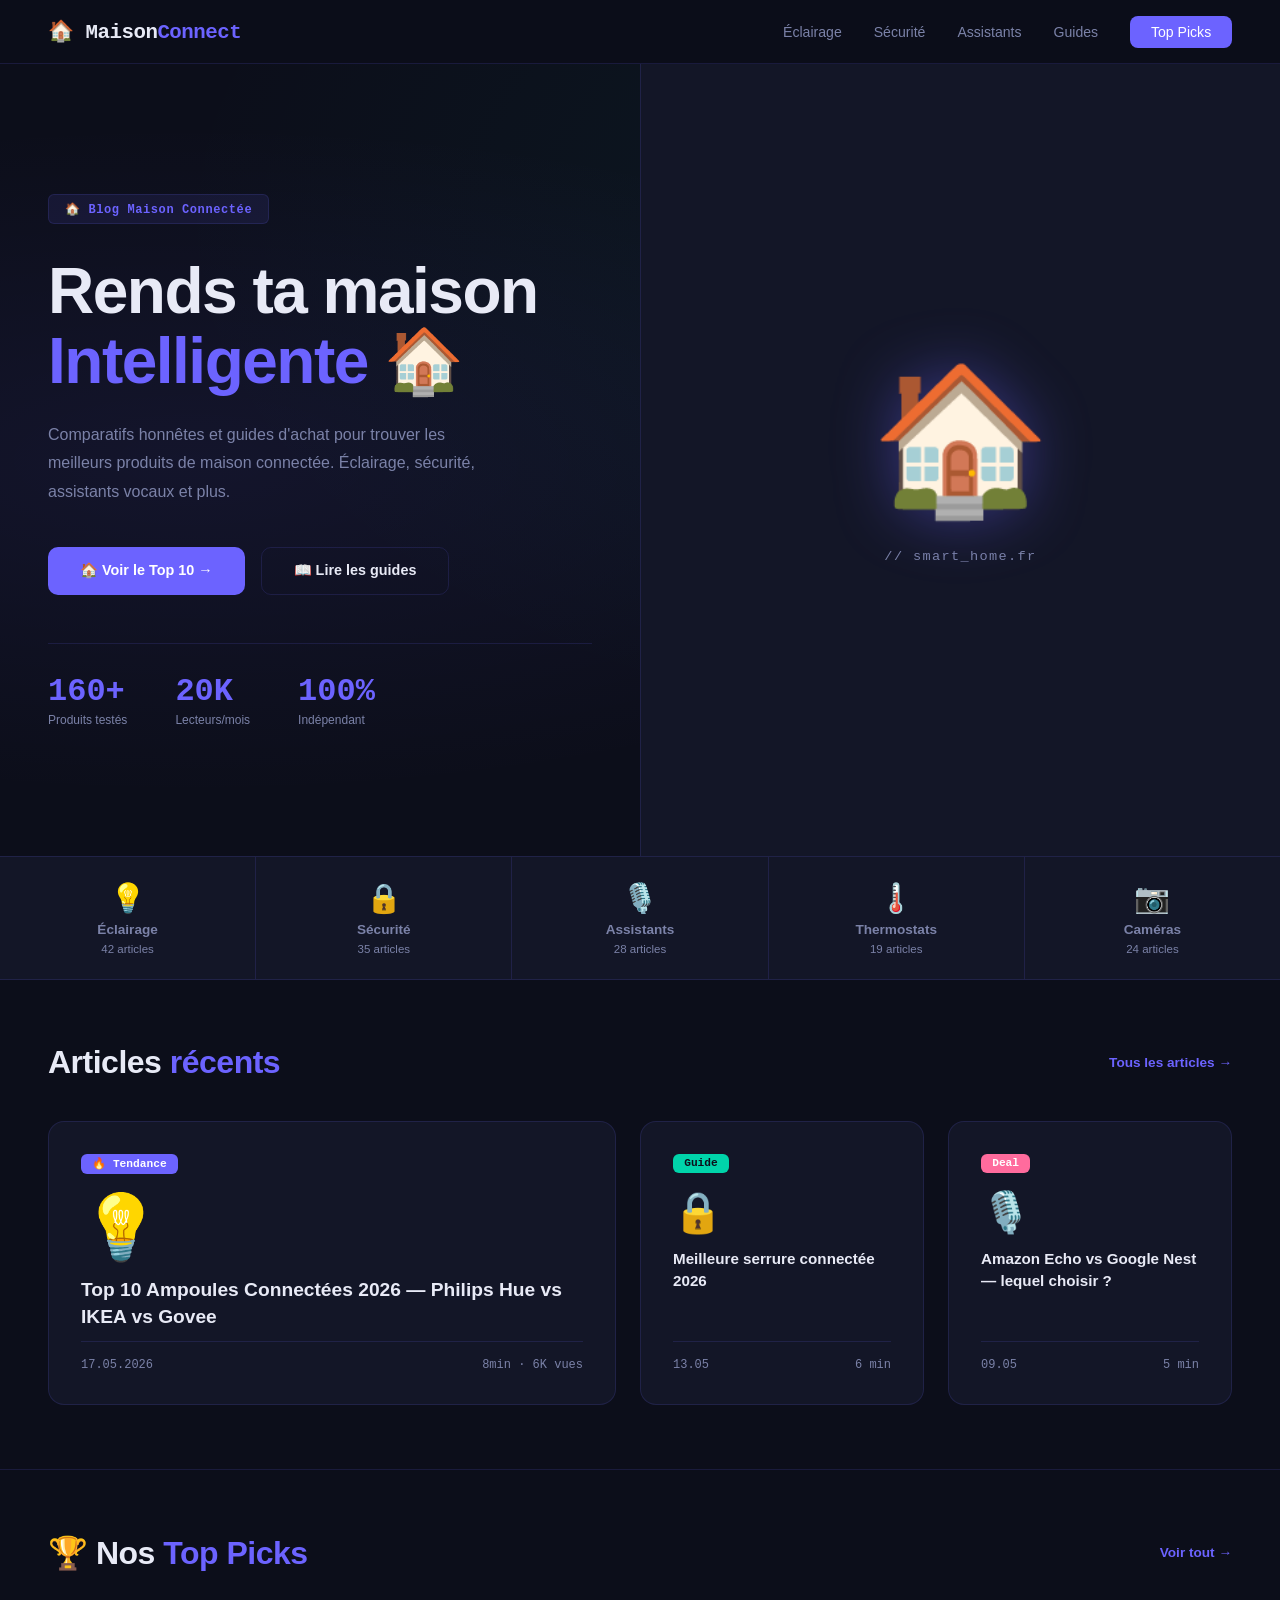
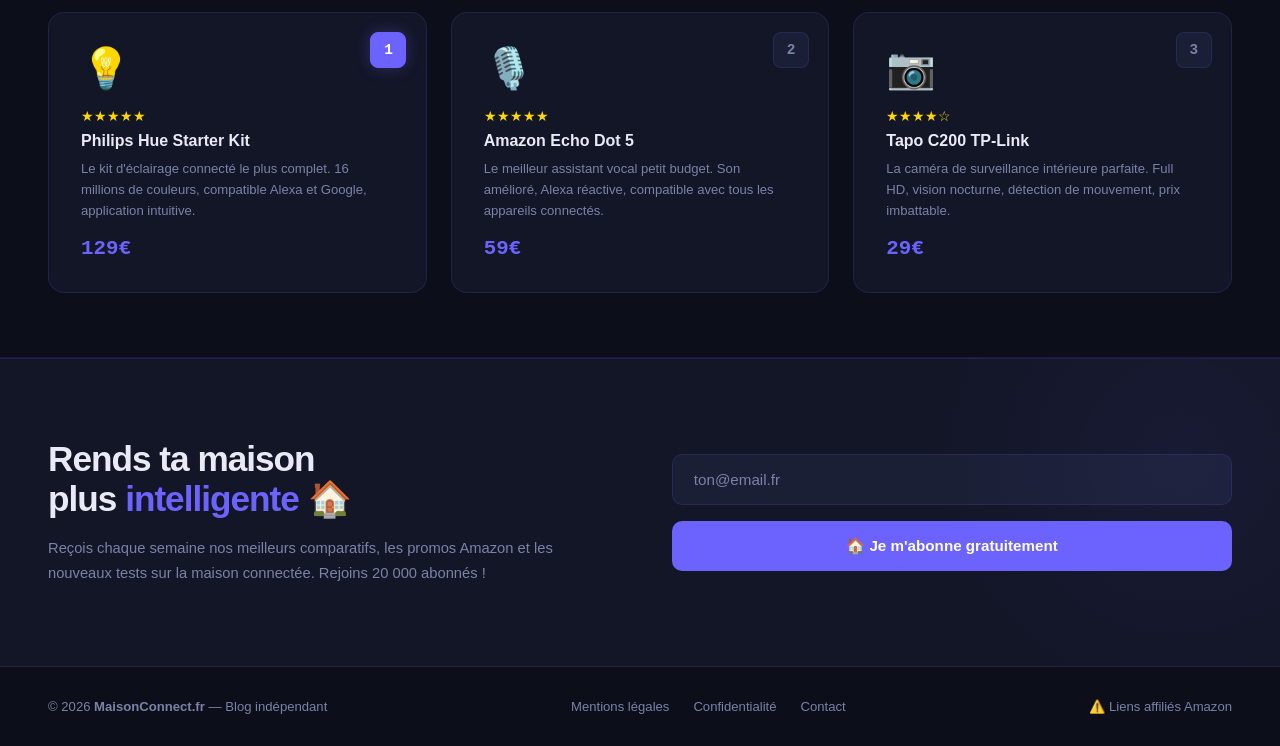
<file: index.html>
<!DOCTYPE html>
<html lang="fr">
<head>
<meta charset="UTF-8">
<meta name="viewport" content="width=device-width, initial-scale=1.0">
<title>MaisonConnect — Les meilleurs produits maison connectée</title>
<link rel="stylesheet" href="style.css">
</head>
<body>
<!-- NAV -->
<nav>
  <a href="#" class="logo">🏠 Maison<span>Connect</span></a>
  <ul class="nav-links">
    <li><a href="#">Éclairage</a></li>
    <li><a href="#">Sécurité</a></li>
    <li><a href="#">Assistants</a></li>
    <li><a href="#">Guides</a></li>
    <li><a href="#" class="nav-cta">Top Picks</a></li>
  </ul>
</nav>

<!-- HERO -->
<section class="hero">
  <div class="hero-left">
    <div class="hero-tag">🏠 Blog Maison Connectée</div>
    <h1>Rends ta maison<br><span>Intelligente</span> 🏠</h1>
    <p class="hero-desc">Comparatifs honnêtes et guides d'achat pour trouver les meilleurs produits de maison connectée. Éclairage, sécurité, assistants vocaux et plus.</p>
    <div class="hero-btns">
      <a href="maison-article.html"  class="btn-primary">🏠 Voir le Top 10 →</a>
      <a href="#" class="btn-secondary">📖 Lire les guides</a>
    </div>
    <div class="hero-stats">
      <div>
        <div class="stat-num">160+</div>
        <div class="stat-label">Produits testés</div>
      </div>
      <div>
        <div class="stat-num">20K</div>
        <div class="stat-label">Lecteurs/mois</div>
      </div>
      <div>
        <div class="stat-num">100%</div>
        <div class="stat-label">Indépendant</div>
      </div>
    </div>
  </div>
  <div class="hero-right">
    <div class="hero-visual">
      <span class="big-emoji">🏠</span>
      <div class="hero-visual-label">// smart_home.fr</div>
    </div>
  </div>
</section>

<!-- CATEGORIES -->
<div class="categories">
  <a href="#" class="cat-item">
    <span class="cat-icon">💡</span>
    <span class="cat-name">Éclairage</span>
    <span class="cat-count">42 articles</span>
  </a>
  <a href="#" class="cat-item">
    <span class="cat-icon">🔒</span>
    <span class="cat-name">Sécurité</span>
    <span class="cat-count">35 articles</span>
  </a>
  <a href="#" class="cat-item">
    <span class="cat-icon">🎙️</span>
    <span class="cat-name">Assistants</span>
    <span class="cat-count">28 articles</span>
  </a>
  <a href="#" class="cat-item">
    <span class="cat-icon">🌡️</span>
    <span class="cat-name">Thermostats</span>
    <span class="cat-count">19 articles</span>
  </a>
  <a href="#" class="cat-item">
    <span class="cat-icon">📷</span>
    <span class="cat-name">Caméras</span>
    <span class="cat-count">24 articles</span>
  </a>
</div>

<!-- ARTICLES -->
<section class="section">
  <div class="section-header">
    <h2 class="section-title">Articles <span>récents</span></h2>
    <a href="#" class="see-all">Tous les articles →</a>
  </div>
  <div class="articles-grid">
    <a href="#" class="article-card featured">
      <span class="art-badge">🔥 Tendance</span>
      <span class="art-emoji">💡</span>
      <div class="art-title">Top 10 Ampoules Connectées 2026 — Philips Hue vs IKEA vs Govee</div>
      <div class="art-meta">
        <span>17.05.2026</span>
        <span>8min · 6K vues</span>
      </div>
    </a>
    <a href="#" class="article-card">
      <span class="art-badge teal">Guide</span>
      <span class="art-emoji">🔒</span>
      <div class="art-title">Meilleure serrure connectée 2026</div>
      <div class="art-meta">
        <span>13.05</span>
        <span>6 min</span>
      </div>
    </a>
    <a href="#" class="article-card">
      <span class="art-badge pink">Deal</span>
      <span class="art-emoji">🎙️</span>
      <div class="art-title">Amazon Echo vs Google Nest — lequel choisir ?</div>
      <div class="art-meta">
        <span>09.05</span>
        <span>5 min</span>
      </div>
    </a>
  </div>
</section>

<!-- TOP PICKS -->
<section class="section">
  <div class="section-header">
    <h2 class="section-title">🏆 Nos <span>Top Picks</span></h2>
    <a href="#" class="see-all">Voir tout →</a>
  </div>
  <div class="top-picks">
    <a href="#" class="pick-card">
      <div class="pick-rank gold">1</div>
      <div class="pick-emoji">💡</div>
      <div class="pick-stars">★★★★★</div>
      <div class="pick-name">Philips Hue Starter Kit</div>
      <div class="pick-desc">Le kit d'éclairage connecté le plus complet. 16 millions de couleurs, compatible Alexa et Google, application intuitive.</div>
      <div class="pick-price">129€</div>
    </a>
    <a href="#" class="pick-card">
      <div class="pick-rank">2</div>
      <div class="pick-emoji">🎙️</div>
      <div class="pick-stars">★★★★★</div>
      <div class="pick-name">Amazon Echo Dot 5</div>
      <div class="pick-desc">Le meilleur assistant vocal petit budget. Son amélioré, Alexa réactive, compatible avec tous les appareils connectés.</div>
      <div class="pick-price">59€</div>
    </a>
    <a href="#" class="pick-card">
      <div class="pick-rank">3</div>
      <div class="pick-emoji">📷</div>
      <div class="pick-stars">★★★★☆</div>
      <div class="pick-name">Tapo C200 TP-Link</div>
      <div class="pick-desc">La caméra de surveillance intérieure parfaite. Full HD, vision nocturne, détection de mouvement, prix imbattable.</div>
      <div class="pick-price">29€</div>
    </a>
  </div>
</section>

<!-- NEWSLETTER -->
<section class="newsletter">
  <div>
    <div class="nl-title">Rends ta maison<br>plus <span>intelligente</span> 🏠</div>
    <div class="nl-desc">Reçois chaque semaine nos meilleurs comparatifs, les promos Amazon et les nouveaux tests sur la maison connectée. Rejoins 20 000 abonnés !</div>
  </div>
  <div class="nl-form">
    <input type="email" class="nl-input" placeholder="ton@email.fr">
    <button class="nl-btn">🏠 Je m'abonne gratuitement</button>
  </div>
</section>

<!-- FOOTER -->
<footer>
  <div>© 2026 <strong>MaisonConnect.fr</strong> — Blog indépendant</div>
  <div style="display:flex;gap:1.5rem;">
    <a href="#">Mentions légales</a>
    <a href="#">Confidentialité</a>
    <a href="#">Contact</a>
  </div>
  <div>⚠️ Liens affiliés Amazon</div>
</footer>

</body>
</html>
</file>
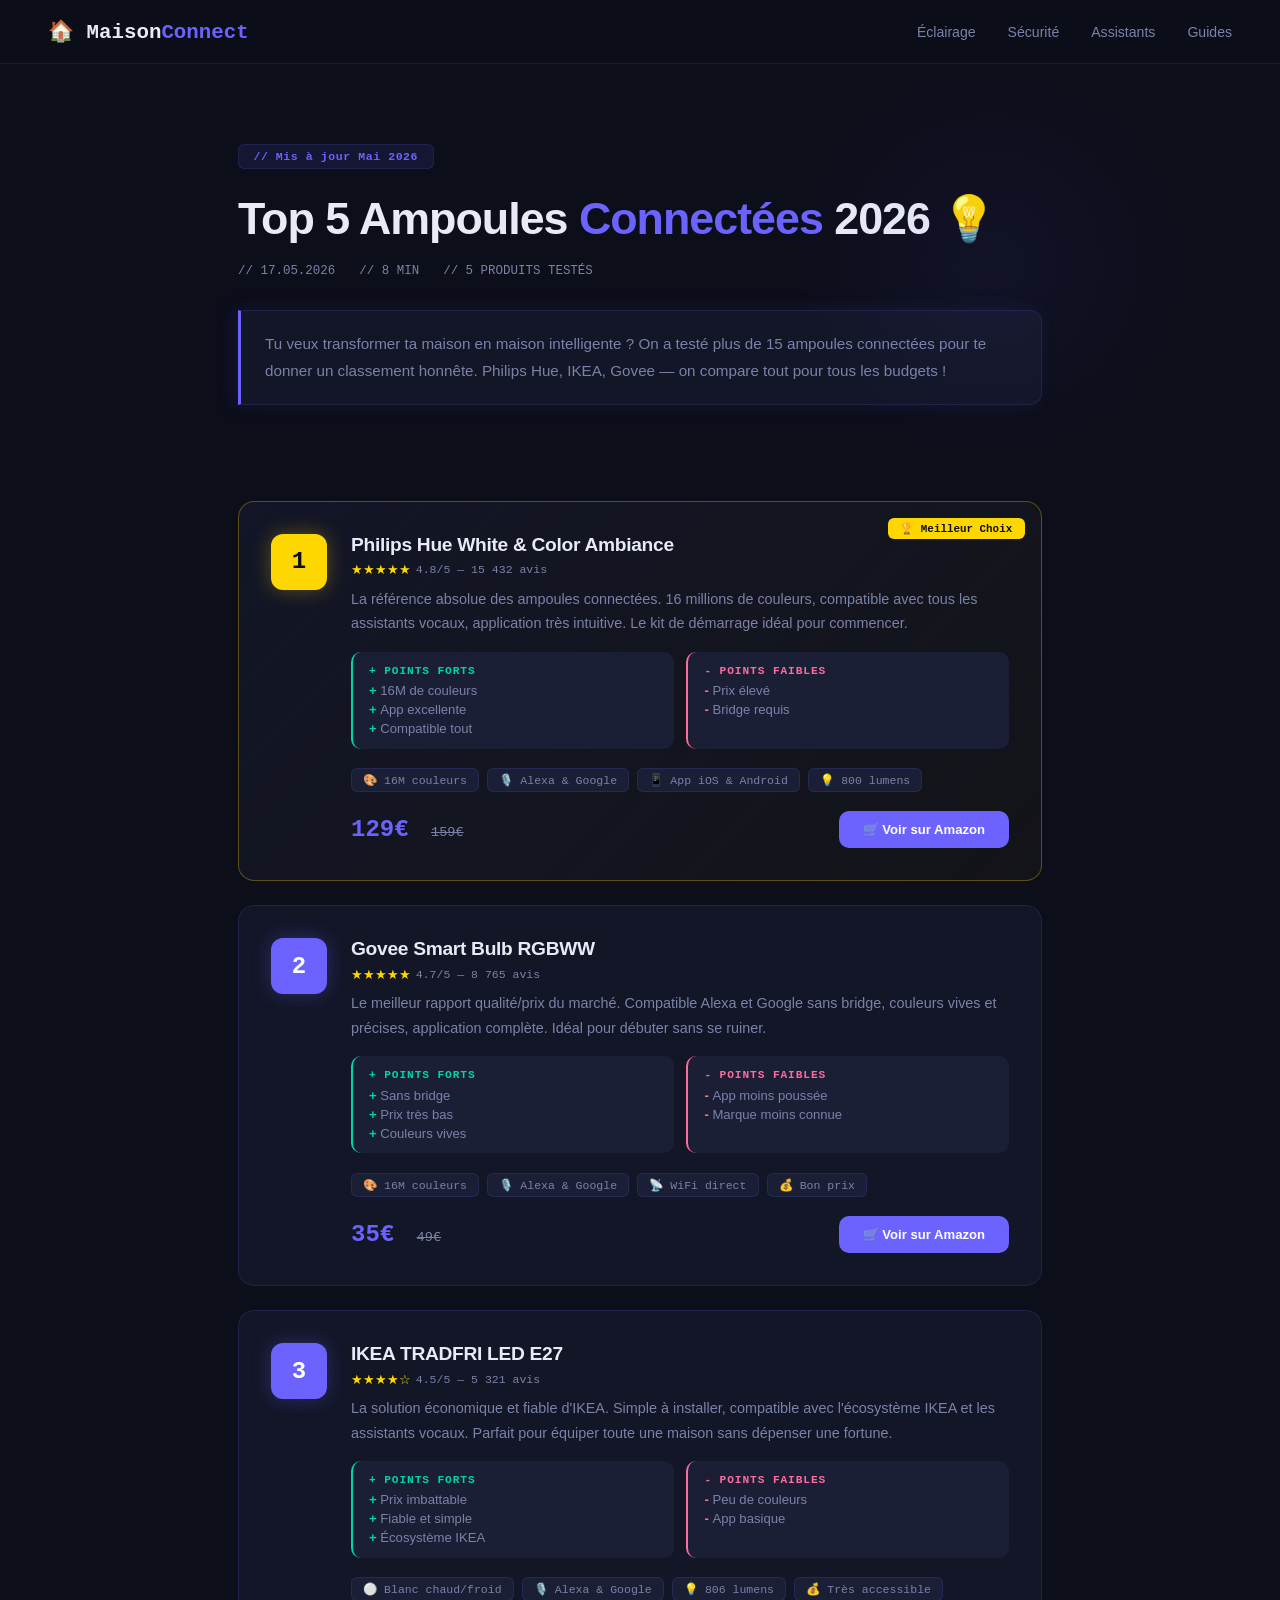
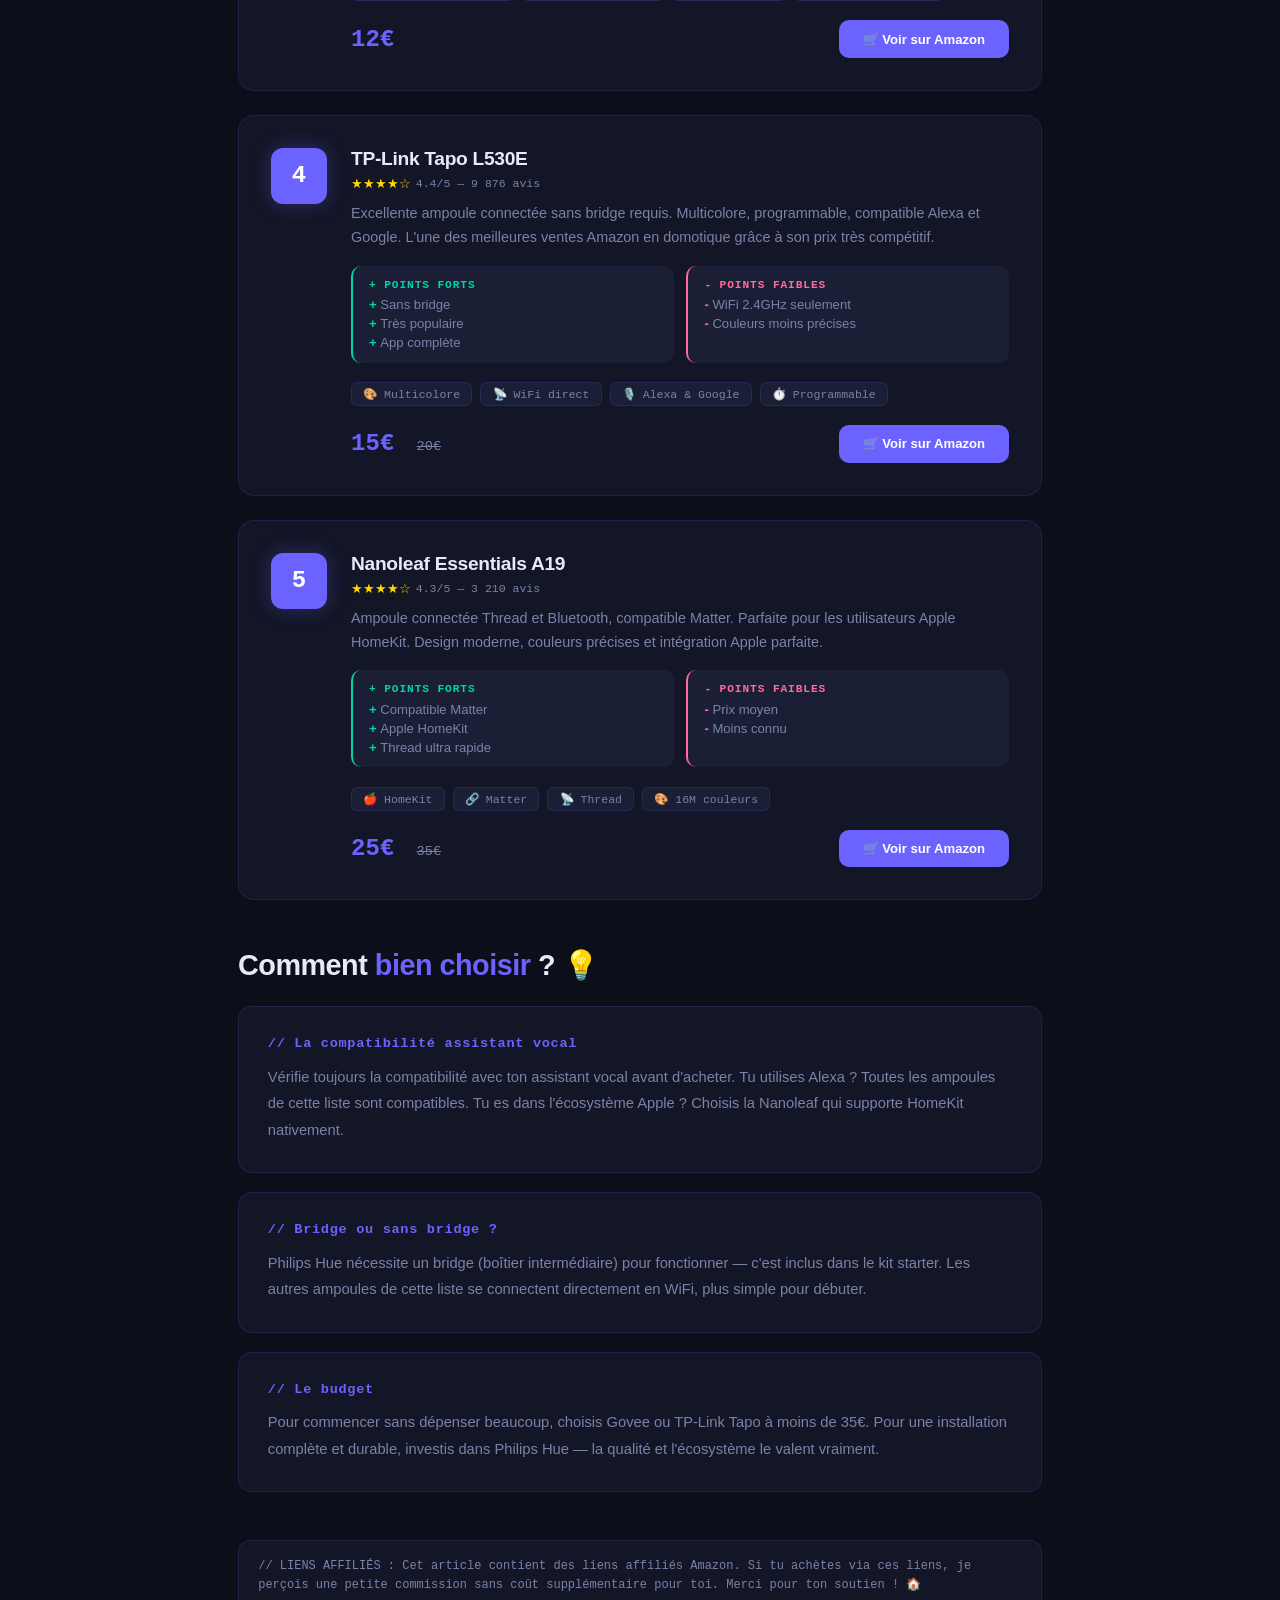
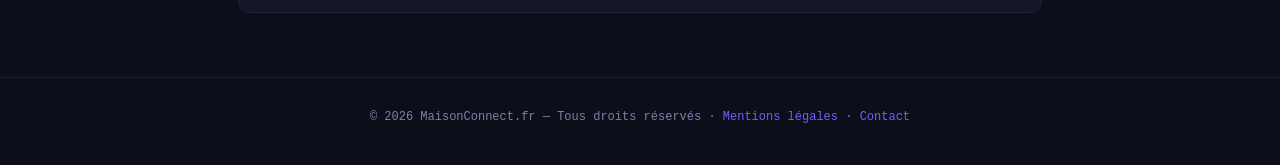
<file: maison-article.html>
<!DOCTYPE html>
<html lang="fr">
<head>
<meta charset="UTF-8">
<meta name="viewport" content="width=device-width, initial-scale=1.0">
<title>Top 5 Ampoules Connectées 2026 — MaisonConnect</title>
<link rel="stylesheet" href="styles.css">
</head>
<body>

<!-- NAV -->
<nav>
  <a href="index.html" class="logo">🏠 Maison<span>Connect</span></a>
  <ul class="nav-links">
    <li><a href="#">Éclairage</a></li>
    <li><a href="#">Sécurité</a></li>
    <li><a href="#">Assistants</a></li>
    <li><a href="#">Guides</a></li>
  </ul>
</nav>

<!-- HERO -->
<div class="hero">
  <div class="badge">// Mis à jour Mai 2026</div>
  <h1>Top 5 Ampoules <span>Connectées</span> 2026 💡</h1>
  <div class="meta">
    <span>// 17.05.2026</span>
    <span>// 8 MIN</span>
    <span>// 5 PRODUITS TESTÉS</span>
  </div>
  <div class="intro">
    Tu veux transformer ta maison en maison intelligente ? On a testé plus de 15 ampoules connectées pour te donner un classement honnête. Philips Hue, IKEA, Govee — on compare tout pour tous les budgets !
  </div>
</div>

<!-- CONTENT -->
<div class="content">

  <!-- PRODUIT 1 -->
  <div class="product-card top-pick">
    <div class="rank">1</div>
    <div class="product-info">
      <h2>Philips Hue White & Color Ambiance</h2>
      <div class="stars">
        <span class="s">★★★★★</span>
        <span class="count">4.8/5 — 15 432 avis</span>
      </div>
      <p class="product-desc">La référence absolue des ampoules connectées. 16 millions de couleurs, compatible avec tous les assistants vocaux, application très intuitive. Le kit de démarrage idéal pour commencer.</p>
      <div class="pros-cons">
        <div class="pros">
          <h4>+ Points forts</h4>
          <ul>
            <li>16M de couleurs</li>
            <li>App excellente</li>
            <li>Compatible tout</li>
          </ul>
        </div>
        <div class="cons">
          <h4>- Points faibles</h4>
          <ul>
            <li>Prix élevé</li>
            <li>Bridge requis</li>
          </ul>
        </div>
      </div>
      <div class="specs">
        <span class="spec-tag">🎨 16M couleurs</span>
        <span class="spec-tag">🎙️ Alexa & Google</span>
        <span class="spec-tag">📱 App iOS & Android</span>
        <span class="spec-tag">💡 800 lumens</span>
      </div>
      <div class="product-footer">
        <div class="price">129€ <span class="old">159€</span></div>
        <a href="https://www.amazon.fr/s?k=Philips+Hue+White+Color+Ambiance+starter" target="_blank" class="btn-amazon">🛒 Voir sur Amazon</a>
      </div>
    </div>
  </div>

  <!-- PRODUIT 2 -->
  <div class="product-card">
    <div class="rank">2</div>
    <div class="product-info">
      <h2>Govee Smart Bulb RGBWW</h2>
      <div class="stars">
        <span class="s">★★★★★</span>
        <span class="count">4.7/5 — 8 765 avis</span>
      </div>
      <p class="product-desc">Le meilleur rapport qualité/prix du marché. Compatible Alexa et Google sans bridge, couleurs vives et précises, application complète. Idéal pour débuter sans se ruiner.</p>
      <div class="pros-cons">
        <div class="pros">
          <h4>+ Points forts</h4>
          <ul>
            <li>Sans bridge</li>
            <li>Prix très bas</li>
            <li>Couleurs vives</li>
          </ul>
        </div>
        <div class="cons">
          <h4>- Points faibles</h4>
          <ul>
            <li>App moins poussée</li>
            <li>Marque moins connue</li>
          </ul>
        </div>
      </div>
      <div class="specs">
        <span class="spec-tag">🎨 16M couleurs</span>
        <span class="spec-tag">🎙️ Alexa & Google</span>
        <span class="spec-tag">📡 WiFi direct</span>
        <span class="spec-tag">💰 Bon prix</span>
      </div>
      <div class="product-footer">
        <div class="price">35€ <span class="old">49€</span></div>
        <a href="https://www.amazon.fr/s?k=Govee+Smart+Bulb+RGBWW" target="_blank" class="btn-amazon">🛒 Voir sur Amazon</a>
      </div>
    </div>
  </div>

  <!-- PRODUIT 3 -->
  <div class="product-card">
    <div class="rank">3</div>
    <div class="product-info">
      <h2>IKEA TRADFRI LED E27</h2>
      <div class="stars">
        <span class="s">★★★★☆</span>
        <span class="count">4.5/5 — 5 321 avis</span>
      </div>
      <p class="product-desc">La solution économique et fiable d'IKEA. Simple à installer, compatible avec l'écosystème IKEA et les assistants vocaux. Parfait pour équiper toute une maison sans dépenser une fortune.</p>
      <div class="pros-cons">
        <div class="pros">
          <h4>+ Points forts</h4>
          <ul>
            <li>Prix imbattable</li>
            <li>Fiable et simple</li>
            <li>Écosystème IKEA</li>
          </ul>
        </div>
        <div class="cons">
          <h4>- Points faibles</h4>
          <ul>
            <li>Peu de couleurs</li>
            <li>App basique</li>
          </ul>
        </div>
      </div>
      <div class="specs">
        <span class="spec-tag">⚪ Blanc chaud/froid</span>
        <span class="spec-tag">🎙️ Alexa & Google</span>
        <span class="spec-tag">💡 806 lumens</span>
        <span class="spec-tag">💰 Très accessible</span>
      </div>
      <div class="product-footer">
        <div class="price">12€</div>
        <a href="https://www.amazon.fr/s?k=IKEA+TRADFRI+LED+E27+connectee" target="_blank" class="btn-amazon">🛒 Voir sur Amazon</a>
      </div>
    </div>
  </div>

  <!-- PRODUIT 4 -->
  <div class="product-card">
    <div class="rank">4</div>
    <div class="product-info">
      <h2>TP-Link Tapo L530E</h2>
      <div class="stars">
        <span class="s">★★★★☆</span>
        <span class="count">4.4/5 — 9 876 avis</span>
      </div>
      <p class="product-desc">Excellente ampoule connectée sans bridge requis. Multicolore, programmable, compatible Alexa et Google. L'une des meilleures ventes Amazon en domotique grâce à son prix très compétitif.</p>
      <div class="pros-cons">
        <div class="pros">
          <h4>+ Points forts</h4>
          <ul>
            <li>Sans bridge</li>
            <li>Très populaire</li>
            <li>App complète</li>
          </ul>
        </div>
        <div class="cons">
          <h4>- Points faibles</h4>
          <ul>
            <li>WiFi 2.4GHz seulement</li>
            <li>Couleurs moins précises</li>
          </ul>
        </div>
      </div>
      <div class="specs">
        <span class="spec-tag">🎨 Multicolore</span>
        <span class="spec-tag">📡 WiFi direct</span>
        <span class="spec-tag">🎙️ Alexa & Google</span>
        <span class="spec-tag">⏱️ Programmable</span>
      </div>
      <div class="product-footer">
        <div class="price">15€ <span class="old">20€</span></div>
        <a href="https://www.amazon.fr/s?k=TP-Link+Tapo+L530E" target="_blank" class="btn-amazon">🛒 Voir sur Amazon</a>
      </div>
    </div>
  </div>

  <!-- PRODUIT 5 -->
  <div class="product-card">
    <div class="rank">5</div>
    <div class="product-info">
      <h2>Nanoleaf Essentials A19</h2>
      <div class="stars">
        <span class="s">★★★★☆</span>
        <span class="count">4.3/5 — 3 210 avis</span>
      </div>
      <p class="product-desc">Ampoule connectée Thread et Bluetooth, compatible Matter. Parfaite pour les utilisateurs Apple HomeKit. Design moderne, couleurs précises et intégration Apple parfaite.</p>
      <div class="pros-cons">
        <div class="pros">
          <h4>+ Points forts</h4>
          <ul>
            <li>Compatible Matter</li>
            <li>Apple HomeKit</li>
            <li>Thread ultra rapide</li>
          </ul>
        </div>
        <div class="cons">
          <h4>- Points faibles</h4>
          <ul>
            <li>Prix moyen</li>
            <li>Moins connu</li>
          </ul>
        </div>
      </div>
      <div class="specs">
        <span class="spec-tag">🍎 HomeKit</span>
        <span class="spec-tag">🔗 Matter</span>
        <span class="spec-tag">📡 Thread</span>
        <span class="spec-tag">🎨 16M couleurs</span>
      </div>
      <div class="product-footer">
        <div class="price">25€ <span class="old">35€</span></div>
        <a href="https://www.amazon.fr/s?k=Nanoleaf+Essentials+A19" target="_blank" class="btn-amazon">🛒 Voir sur Amazon</a>
      </div>
    </div>
  </div>

  <!-- GUIDE -->
  <h2 class="section-title">Comment <span>bien choisir</span> ? 💡</h2>

  <div class="guide-block">
    <h3>// La compatibilité assistant vocal</h3>
    <p>Vérifie toujours la compatibilité avec ton assistant vocal avant d'acheter. Tu utilises Alexa ? Toutes les ampoules de cette liste sont compatibles. Tu es dans l'écosystème Apple ? Choisis la Nanoleaf qui supporte HomeKit nativement.</p>
  </div>

  <div class="guide-block">
    <h3>// Bridge ou sans bridge ?</h3>
    <p>Philips Hue nécessite un bridge (boîtier intermédiaire) pour fonctionner — c'est inclus dans le kit starter. Les autres ampoules de cette liste se connectent directement en WiFi, plus simple pour débuter.</p>
  </div>

  <div class="guide-block">
    <h3>// Le budget</h3>
    <p>Pour commencer sans dépenser beaucoup, choisis Govee ou TP-Link Tapo à moins de 35€. Pour une installation complète et durable, investis dans Philips Hue — la qualité et l'écosystème le valent vraiment.</p>
  </div>

  <div class="disclaimer">
    // LIENS AFFILIÉS : Cet article contient des liens affiliés Amazon. Si tu achètes via ces liens, je perçois une petite commission sans coût supplémentaire pour toi. Merci pour ton soutien ! 🏠
  </div>

</div>

<footer>
  © 2026 MaisonConnect.fr — Tous droits réservés ·
  <a href="#">Mentions légales</a> ·
  <a href="#">Contact</a>
</footer>

</body>
</html>
</file>
<file: style.css>
:root {
    --bg: #0c0e1a;
    --surface: #131627;
    --surface2: #1a1f35;
    --accent: #6c63ff;
    --accent2: #00d4aa;
    --accent3: #ff6b9d;
    --text: #e8eaf6;
    --muted: #7b82a8;
    --border: rgba(108,99,255,0.15);
    --glow: rgba(108,99,255,0.3);
  }

  * { margin: 0; padding: 0; box-sizing: border-box; }

  body {
    background: var(--bg);
    color: var(--text);
    font-family: 'Space Grotesk', sans-serif;
    overflow-x: hidden;
  }

  /* NAV */
  nav {
    display: flex;
    align-items: center;
    justify-content: space-between;
    padding: 1.2rem 3rem;
    background: rgba(12,14,26,0.9);
    backdrop-filter: blur(20px);
    border-bottom: 1px solid var(--border);
    position: sticky;
    top: 0;
    z-index: 100;
  }

  .logo {
    font-family: 'Space Mono', monospace;
    font-weight: 700;
    font-size: 1.3rem;
    text-decoration: none;
    color: var(--text);
    letter-spacing: -0.5px;
  }

  .logo span { color: var(--accent); }

  .nav-links {
    display: flex;
    gap: 2rem;
    list-style: none;
  }

  .nav-links a {
    color: var(--muted);
    text-decoration: none;
    font-size: 0.88rem;
    font-weight: 500;
    transition: color 0.2s;
  }

  .nav-links a:hover { color: var(--accent); }

  .nav-cta {
    background: var(--accent);
    color: white !important;
    padding: 0.5rem 1.3rem;
    border-radius: 8px;
    transition: box-shadow 0.2s !important;
  }

  .nav-cta:hover { box-shadow: 0 0 20px var(--glow) !important; }

  /* HERO */
  .hero {
    display: grid;
    grid-template-columns: 1fr 1fr;
    min-height: 88vh;
    position: relative;
    overflow: hidden;
  }

  .hero::before {
    content: '';
    position: absolute;
    top: 0; left: 0;
    width: 100%; height: 100%;
    background:
      radial-gradient(ellipse at 15% 50%, rgba(108,99,255,0.08) 0%, transparent 60%),
      radial-gradient(ellipse at 85% 20%, rgba(0,212,170,0.06) 0%, transparent 60%);
    pointer-events: none;
  }

  .hero-left {
    padding: 5rem 3rem;
    display: flex;
    flex-direction: column;
    justify-content: center;
    position: relative;
    z-index: 2;
  }

  .hero-tag {
    display: inline-flex;
    align-items: center;
    gap: 0.5rem;
    background: rgba(108,99,255,0.1);
    border: 1px solid var(--border);
    color: var(--accent);
    font-size: 0.75rem;
    font-weight: 600;
    font-family: 'Space Mono', monospace;
    padding: 0.4rem 1rem;
    border-radius: 6px;
    margin-bottom: 2rem;
    align-self: flex-start;
    letter-spacing: 0.05em;
  }

  h1 {
    font-family: 'Space Grotesk', sans-serif;
    font-size: clamp(2.5rem, 5vw, 4rem);
    font-weight: 700;
    line-height: 1.1;
    letter-spacing: -1.5px;
    margin-bottom: 1.5rem;
  }

  h1 span { color: var(--accent); }

  .hero-desc {
    color: var(--muted);
    font-size: 1rem;
    max-width: 430px;
    margin-bottom: 2.5rem;
    line-height: 1.8;
  }

  .hero-btns {
    display: flex;
    gap: 1rem;
    flex-wrap: wrap;
  }

  .btn-primary {
    background: var(--accent);
    color: white;
    font-family: 'Space Grotesk', sans-serif;
    font-weight: 700;
    font-size: 0.9rem;
    padding: 0.9rem 2rem;
    border-radius: 10px;
    text-decoration: none;
    transition: transform 0.2s, box-shadow 0.2s;
    display: inline-flex;
    align-items: center;
    gap: 0.5rem;
  }

  .btn-primary:hover {
    transform: translateY(-2px);
    box-shadow: 0 8px 24px var(--glow);
  }

  .btn-secondary {
    background: transparent;
    color: var(--text);
    font-family: 'Space Grotesk', sans-serif;
    font-weight: 600;
    font-size: 0.9rem;
    padding: 0.9rem 2rem;
    border-radius: 10px;
    text-decoration: none;
    border: 1px solid var(--border);
    transition: border-color 0.2s;
    display: inline-flex;
    align-items: center;
    gap: 0.5rem;
  }

  .btn-secondary:hover { border-color: var(--accent); color: var(--accent); }

  .hero-stats {
    display: flex;
    gap: 3rem;
    margin-top: 3rem;
    padding-top: 2rem;
    border-top: 1px solid var(--border);
  }

  .stat-num {
    font-family: 'Space Mono', monospace;
    font-size: 2rem;
    font-weight: 700;
    color: var(--accent);
    line-height: 1;
  }

  .stat-label {
    font-size: 0.75rem;
    color: var(--muted);
    margin-top: 0.3rem;
    font-weight: 500;
  }

  /* Hero right */
  .hero-right {
    display: flex;
    align-items: center;
    justify-content: center;
    position: relative;
    overflow: hidden;
    background: var(--surface);
    border-left: 1px solid var(--border);
  }

  .hero-visual { text-align: center; position: relative; z-index: 2; }

  .big-emoji {
    font-size: 9rem;
    display: block;
    animation: float 3s ease-in-out infinite;
    filter: drop-shadow(0 0 30px rgba(108,99,255,0.4));
  }

  @keyframes float {
    0%, 100% { transform: translateY(0); }
    50% { transform: translateY(-18px); }
  }

  .hero-visual-label {
    margin-top: 1.5rem;
    font-family: 'Space Mono', monospace;
    font-size: 0.85rem;
    color: var(--muted);
    letter-spacing: 0.1em;
  }

  /* CATEGORIES */
  .categories {
    display: flex;
    border-top: 1px solid var(--border);
    border-bottom: 1px solid var(--border);
    overflow-x: auto;
    background: var(--surface);
  }

  .cat-item {
    flex: 1;
    min-width: 150px;
    padding: 1.5rem 2rem;
    border-right: 1px solid var(--border);
    text-align: center;
    text-decoration: none;
    color: var(--muted);
    transition: background 0.2s, color 0.2s;
    display: flex;
    flex-direction: column;
    align-items: center;
    gap: 0.4rem;
  }

  .cat-item:last-child { border-right: none; }
  .cat-item:hover { background: rgba(108,99,255,0.05); color: var(--accent); }

  .cat-icon { font-size: 1.8rem; }
  .cat-name { font-weight: 600; font-size: 0.85rem; }
  .cat-count { font-size: 0.72rem; }

  /* SECTION */
  .section {
    padding: 4rem 3rem;
    border-bottom: 1px solid var(--border);
  }

  .section-header {
    display: flex;
    align-items: center;
    justify-content: space-between;
    margin-bottom: 2.5rem;
  }

  .section-title {
    font-family: 'Space Grotesk', sans-serif;
    font-size: 2rem;
    font-weight: 700;
    letter-spacing: -0.5px;
  }

  .section-title span { color: var(--accent); }

  .see-all {
    color: var(--accent);
    text-decoration: none;
    font-size: 0.85rem;
    font-weight: 600;
    display: flex;
    align-items: center;
    gap: 0.3rem;
    transition: gap 0.2s;
  }

  .see-all:hover { gap: 0.6rem; }

  /* ARTICLES */
  .articles-grid {
    display: grid;
    grid-template-columns: 2fr 1fr 1fr;
    gap: 1.5rem;
  }

  .article-card {
    background: var(--surface);
    border: 1px solid var(--border);
    border-radius: 16px;
    padding: 2rem;
    text-decoration: none;
    color: var(--text);
    display: flex;
    flex-direction: column;
    transition: border-color 0.2s, transform 0.2s;
  }

  .article-card:hover {
    border-color: var(--accent);
    transform: translateY(-3px);
  }

  .art-badge {
    display: inline-flex;
    align-items: center;
    background: var(--accent);
    color: white;
    font-size: 0.7rem;
    font-weight: 700;
    padding: 0.2rem 0.7rem;
    border-radius: 6px;
    margin-bottom: 1rem;
    align-self: flex-start;
    font-family: 'Space Mono', monospace;
  }

  .art-badge.teal { background: var(--accent2); color: #0c0e1a; }
  .art-badge.pink { background: var(--accent3); }

  .art-emoji { font-size: 2.5rem; margin-bottom: 0.8rem; display: block; }
  .featured .art-emoji { font-size: 4rem; }

  .art-title {
    font-weight: 600;
    font-size: 0.95rem;
    line-height: 1.4;
    margin-bottom: 0.6rem;
  }

  .featured .art-title { font-size: 1.2rem; }

  .art-meta {
    margin-top: auto;
    padding-top: 1rem;
    display: flex;
    align-items: center;
    justify-content: space-between;
    font-size: 0.75rem;
    color: var(--muted);
    border-top: 1px solid var(--border);
    font-family: 'Space Mono', monospace;
  }

  /* TOP PICKS */
  .top-picks {
    display: grid;
    grid-template-columns: repeat(3, 1fr);
    gap: 1.5rem;
  }

  .pick-card {
    background: var(--surface);
    border: 1px solid var(--border);
    border-radius: 16px;
    padding: 2rem;
    text-decoration: none;
    color: var(--text);
    display: flex;
    flex-direction: column;
    transition: border-color 0.2s, transform 0.2s, box-shadow 0.2s;
    position: relative;
  }

  .pick-card:hover {
    border-color: var(--accent);
    transform: translateY(-3px);
    box-shadow: 0 12px 30px rgba(108,99,255,0.1);
  }

  .pick-rank {
    position: absolute;
    top: 1.2rem;
    right: 1.2rem;
    width: 36px;
    height: 36px;
    background: var(--surface2);
    border: 1px solid var(--border);
    color: var(--muted);
    border-radius: 8px;
    display: flex;
    align-items: center;
    justify-content: center;
    font-family: 'Space Mono', monospace;
    font-weight: 700;
    font-size: 0.9rem;
  }

  .pick-rank.gold {
    background: var(--accent);
    border-color: var(--accent);
    color: white;
    box-shadow: 0 0 15px var(--glow);
  }

  .pick-emoji { font-size: 2.5rem; margin-bottom: 1rem; }
  .pick-stars { font-size: 0.85rem; color: #ffd700; margin-bottom: 0.5rem; }

  .pick-name {
    font-weight: 700;
    font-size: 1rem;
    margin-bottom: 0.5rem;
  }

  .pick-desc {
    font-size: 0.82rem;
    color: var(--muted);
    line-height: 1.6;
    margin-bottom: 1rem;
    flex: 1;
  }

  .pick-price {
    font-family: 'Space Mono', monospace;
    font-weight: 700;
    font-size: 1.3rem;
    color: var(--accent);
  }

  /* NEWSLETTER */
  .newsletter {
    background: var(--surface);
    border-top: 1px solid var(--border);
    border-bottom: 1px solid var(--border);
    padding: 5rem 3rem;
    display: grid;
    grid-template-columns: 1fr 1fr;
    gap: 4rem;
    align-items: center;
    position: relative;
    overflow: hidden;
  }

  .newsletter::before {
    content: '';
    position: absolute;
    top: -150px; right: -150px;
    width: 500px; height: 500px;
    background: radial-gradient(circle, rgba(108,99,255,0.06) 0%, transparent 70%);
    pointer-events: none;
  }

  .nl-title {
    font-family: 'Space Grotesk', sans-serif;
    font-size: 2.2rem;
    font-weight: 700;
    line-height: 1.15;
    letter-spacing: -1px;
  }

  .nl-title span { color: var(--accent); }

  .nl-desc {
    margin-top: 1rem;
    color: var(--muted);
    font-size: 0.92rem;
    line-height: 1.7;
  }

  .nl-form { display: flex; flex-direction: column; gap: 1rem; }

  .nl-input {
    background: var(--surface2);
    border: 1px solid var(--border);
    color: var(--text);
    font-family: 'Space Grotesk', sans-serif;
    font-size: 0.95rem;
    padding: 1rem 1.3rem;
    border-radius: 10px;
    outline: none;
    transition: border-color 0.2s;
  }

  .nl-input::placeholder { color: var(--muted); }
  .nl-input:focus { border-color: var(--accent); }

  .nl-btn {
    background: var(--accent);
    color: white;
    font-family: 'Space Grotesk', sans-serif;
    font-weight: 700;
    font-size: 0.95rem;
    padding: 1rem;
    border: none;
    border-radius: 10px;
    cursor: pointer;
    transition: box-shadow 0.2s;
  }

  .nl-btn:hover { box-shadow: 0 0 25px var(--glow); }

  /* FOOTER */
  footer {
    padding: 2rem 3rem;
    display: flex;
    align-items: center;
    justify-content: space-between;
    font-size: 0.82rem;
    color: var(--muted);
    flex-wrap: wrap;
    gap: 1rem;
  }

  footer a { color: var(--muted); text-decoration: none; }
  footer a:hover { color: var(--accent); }

  /* ANIMATIONS */
  @keyframes fadeUp {
    from { opacity: 0; transform: translateY(20px); }
    to { opacity: 1; transform: translateY(0); }
  }

  .hero-left > * { animation: fadeUp 0.6s ease both; }
  .hero-left > *:nth-child(1) { animation-delay: 0.1s; }
  .hero-left > *:nth-child(2) { animation-delay: 0.2s; }
  .hero-left > *:nth-child(3) { animation-delay: 0.3s; }
  .hero-left > *:nth-child(4) { animation-delay: 0.4s; }
  .hero-left > *:nth-child(5) { animation-delay: 0.5s; }

  /* RESPONSIVE */
  @media (max-width: 900px) {
    nav { padding: 1rem 1.5rem; }
    .nav-links { display: none; }
    .hero { grid-template-columns: 1fr; min-height: auto; }
    .hero-right { display: none; }
    .hero-left { padding: 3rem 1.5rem; }
    .section { padding: 2.5rem 1.5rem; }
    .articles-grid { grid-template-columns: 1fr; }
    .top-picks { grid-template-columns: 1fr; }
    .newsletter { grid-template-columns: 1fr; padding: 3rem 1.5rem; gap: 2rem; }
    footer { padding: 1.5rem; }
  }
</file>
<file: styles.css>
:root {
    --bg: #0c0e1a;
    --surface: #131627;
    --surface2: #1a1f35;
    --accent: #6c63ff;
    --accent2: #00d4aa;
    --text: #e8eaf6;
    --muted: #7b82a8;
    --border: rgba(108,99,255,0.15);
    --glow: rgba(108,99,255,0.3);
    --gold: #ffd700;
  }

  * { margin: 0; padding: 0; box-sizing: border-box; }

  body {
    background: var(--bg);
    color: var(--text);
    font-family: 'Space Grotesk', sans-serif;
    overflow-x: hidden;
  }

  /* NAV */
  nav {
    display: flex;
    align-items: center;
    justify-content: space-between;
    padding: 1.2rem 3rem;
    background: rgba(12,14,26,0.9);
    backdrop-filter: blur(20px);
    border-bottom: 1px solid var(--border);
    position: sticky;
    top: 0;
    z-index: 100;
  }

  .logo {
    font-family: 'Space Mono', monospace;
    font-weight: 700;
    font-size: 1.3rem;
    text-decoration: none;
    color: var(--text);
  }

  .logo span { color: var(--accent); }

  .nav-links {
    display: flex;
    gap: 2rem;
    list-style: none;
  }

  .nav-links a {
    color: var(--muted);
    text-decoration: none;
    font-size: 0.88rem;
    font-weight: 500;
    transition: color 0.2s;
  }

  .nav-links a:hover { color: var(--accent); }

  /* HERO */
  .hero {
    padding: 5rem 3rem 3rem;
    max-width: 900px;
    margin: 0 auto;
    position: relative;
  }

  .hero::before {
    content: '';
    position: absolute;
    top: 0; right: -100px;
    width: 400px; height: 400px;
    background: radial-gradient(circle, rgba(108,99,255,0.06) 0%, transparent 70%);
    pointer-events: none;
  }

  .badge {
    display: inline-flex;
    align-items: center;
    gap: 0.4rem;
    background: rgba(108,99,255,0.1);
    border: 1px solid var(--border);
    color: var(--accent);
    font-size: 0.72rem;
    font-weight: 600;
    font-family: 'Space Mono', monospace;
    padding: 0.3rem 0.9rem;
    border-radius: 6px;
    margin-bottom: 1.5rem;
    letter-spacing: 0.05em;
  }

  h1 {
    font-family: 'Space Grotesk', sans-serif;
    font-size: clamp(1.8rem, 4vw, 2.8rem);
    font-weight: 700;
    line-height: 1.15;
    letter-spacing: -1px;
    margin-bottom: 1.2rem;
  }

  h1 span { color: var(--accent); }

  .meta {
    display: flex;
    align-items: center;
    gap: 1.5rem;
    color: var(--muted);
    font-size: 0.78rem;
    font-family: 'Space Mono', monospace;
    margin-bottom: 2rem;
    flex-wrap: wrap;
  }

  .intro {
    background: var(--surface);
    border: 1px solid var(--border);
    border-left: 3px solid var(--accent);
    border-radius: 0 12px 12px 0;
    padding: 1.2rem 1.5rem;
    color: var(--muted);
    font-size: 0.95rem;
    margin-bottom: 3rem;
    line-height: 1.8;
    box-shadow: -4px 0 20px rgba(108,99,255,0.1);
  }

  /* CONTENT */
  .content {
    max-width: 900px;
    margin: 0 auto;
    padding: 0 3rem 4rem;
  }

  /* PRODUCT CARD */
  .product-card {
    background: var(--surface);
    border: 1px solid var(--border);
    border-radius: 16px;
    padding: 2rem;
    margin-bottom: 1.5rem;
    display: grid;
    grid-template-columns: auto 1fr;
    gap: 1.5rem;
    position: relative;
    overflow: hidden;
    transition: border-color 0.3s, transform 0.2s, box-shadow 0.2s;
  }

  .product-card:hover {
    border-color: rgba(108,99,255,0.4);
    transform: translateY(-2px);
    box-shadow: 0 12px 30px rgba(108,99,255,0.08);
  }

  .product-card.top-pick {
    border-color: rgba(255,215,0,0.3);
    background: linear-gradient(135deg, var(--surface) 0%, rgba(255,215,0,0.03) 100%);
  }

  .product-card.top-pick::after {
    content: '🏆 Meilleur Choix';
    position: absolute;
    top: 1rem; right: 1rem;
    background: var(--gold);
    color: #0c0e1a;
    font-size: 0.68rem;
    font-weight: 700;
    font-family: 'Space Mono', monospace;
    padding: 0.25rem 0.8rem;
    border-radius: 6px;
  }

  .rank {
    width: 56px;
    height: 56px;
    background: var(--accent);
    border-radius: 12px;
    display: flex;
    align-items: center;
    justify-content: center;
    font-family: 'Space Mono', monospace;
    font-weight: 700;
    font-size: 1.5rem;
    color: white;
    flex-shrink: 0;
    align-self: flex-start;
    box-shadow: 0 0 20px var(--glow);
  }

  .top-pick .rank {
    background: var(--gold);
    color: #0c0e1a;
    box-shadow: 0 0 20px rgba(255,215,0,0.3);
  }

  .product-info h2 {
    font-family: 'Space Grotesk', sans-serif;
    font-size: 1.2rem;
    font-weight: 700;
    margin-bottom: 0.4rem;
    color: var(--text);
    letter-spacing: -0.3px;
  }

  .stars {
    display: flex;
    align-items: center;
    gap: 0.3rem;
    margin-bottom: 0.6rem;
    font-size: 0.82rem;
  }

  .stars .s { color: var(--gold); }
  .stars .count { color: var(--muted); font-family: 'Space Mono', monospace; font-size: 0.72rem; }

  .product-desc {
    color: var(--muted);
    font-size: 0.9rem;
    margin-bottom: 1rem;
    line-height: 1.7;
  }

  .specs {
    display: flex;
    flex-wrap: wrap;
    gap: 0.5rem;
    margin-bottom: 1.2rem;
  }

  .spec-tag {
    background: var(--surface2);
    border: 1px solid var(--border);
    color: var(--muted);
    font-size: 0.72rem;
    padding: 0.25rem 0.7rem;
    border-radius: 6px;
    font-family: 'Space Mono', monospace;
  }

  .pros-cons {
    display: grid;
    grid-template-columns: 1fr 1fr;
    gap: 0.8rem;
    margin-bottom: 1.2rem;
  }

  .pros, .cons {
    background: var(--surface2);
    border-radius: 10px;
    padding: 0.8rem 1rem;
  }

  .pros { border-left: 2px solid var(--accent2); }
  .cons { border-left: 2px solid #ff6b9d; }

  .pros h4 {
    color: var(--accent2);
    font-size: 0.7rem;
    font-weight: 700;
    margin-bottom: 0.4rem;
    text-transform: uppercase;
    letter-spacing: 0.08em;
    font-family: 'Space Mono', monospace;
  }

  .cons h4 {
    color: #ff6b9d;
    font-size: 0.7rem;
    font-weight: 700;
    margin-bottom: 0.4rem;
    text-transform: uppercase;
    letter-spacing: 0.08em;
    font-family: 'Space Mono', monospace;
  }

  .pros ul, .cons ul {
    list-style: none;
    font-size: 0.82rem;
    color: var(--muted);
    display: flex;
    flex-direction: column;
    gap: 0.25rem;
  }

  .pros li::before { content: '+ '; color: var(--accent2); font-weight: 700; }
  .cons li::before { content: '- '; color: #ff6b9d; font-weight: 700; }

  .product-footer {
    display: flex;
    align-items: center;
    justify-content: space-between;
    flex-wrap: wrap;
    gap: 1rem;
  }

  .price {
    font-family: 'Space Mono', monospace;
    font-size: 1.5rem;
    font-weight: 700;
    color: var(--accent);
  }

  .price .old {
    font-size: 0.85rem;
    color: var(--muted);
    text-decoration: line-through;
    font-weight: 400;
    margin-left: 0.5rem;
  }

  .btn-amazon {
    display: inline-flex;
    align-items: center;
    gap: 0.5rem;
    background: var(--accent);
    color: white;
    font-weight: 700;
    font-size: 0.82rem;
    font-family: 'Space Grotesk', sans-serif;
    padding: 0.7rem 1.5rem;
    border-radius: 10px;
    text-decoration: none;
    transition: box-shadow 0.2s, transform 0.2s;
  }

  .btn-amazon:hover {
    box-shadow: 0 0 25px var(--glow);
    transform: scale(1.02);
  }

  /* GUIDE */
  .section-title {
    font-family: 'Space Grotesk', sans-serif;
    font-size: 1.8rem;
    font-weight: 700;
    margin: 3rem 0 1.5rem;
    letter-spacing: -0.5px;
  }

  .section-title span { color: var(--accent); }

  .guide-block {
    background: var(--surface);
    border: 1px solid var(--border);
    border-radius: 14px;
    padding: 1.8rem;
    margin-bottom: 1.2rem;
    transition: border-color 0.2s;
  }

  .guide-block:hover { border-color: rgba(108,99,255,0.4); }

  .guide-block h3 {
    font-family: 'Space Mono', monospace;
    font-size: 0.85rem;
    font-weight: 700;
    margin-bottom: 0.8rem;
    color: var(--accent);
    letter-spacing: 0.05em;
  }

  .guide-block p {
    color: var(--muted);
    font-size: 0.92rem;
    line-height: 1.8;
  }

  /* DISCLAIMER */
  .disclaimer {
    background: var(--surface);
    border: 1px solid var(--border);
    border-radius: 12px;
    padding: 1rem 1.2rem;
    color: var(--muted);
    font-size: 0.75rem;
    line-height: 1.6;
    margin-top: 3rem;
    font-family: 'Space Mono', monospace;
  }

  /* FOOTER */
  footer {
    border-top: 1px solid var(--border);
    padding: 2rem 3rem;
    text-align: center;
    color: var(--muted);
    font-size: 0.75rem;
    font-family: 'Space Mono', monospace;
  }

  footer a { color: var(--accent); text-decoration: none; }

  /* RESPONSIVE */
  @media (max-width: 700px) {
    nav { padding: 1rem 1.5rem; }
    .nav-links { display: none; }
    .hero { padding: 3rem 1.5rem 2rem; }
    .content { padding: 0 1.5rem 3rem; }
    .product-card { grid-template-columns: 1fr; }
    .pros-cons { grid-template-columns: 1fr; }
    footer { padding: 1.5rem; }
  }
</file>
